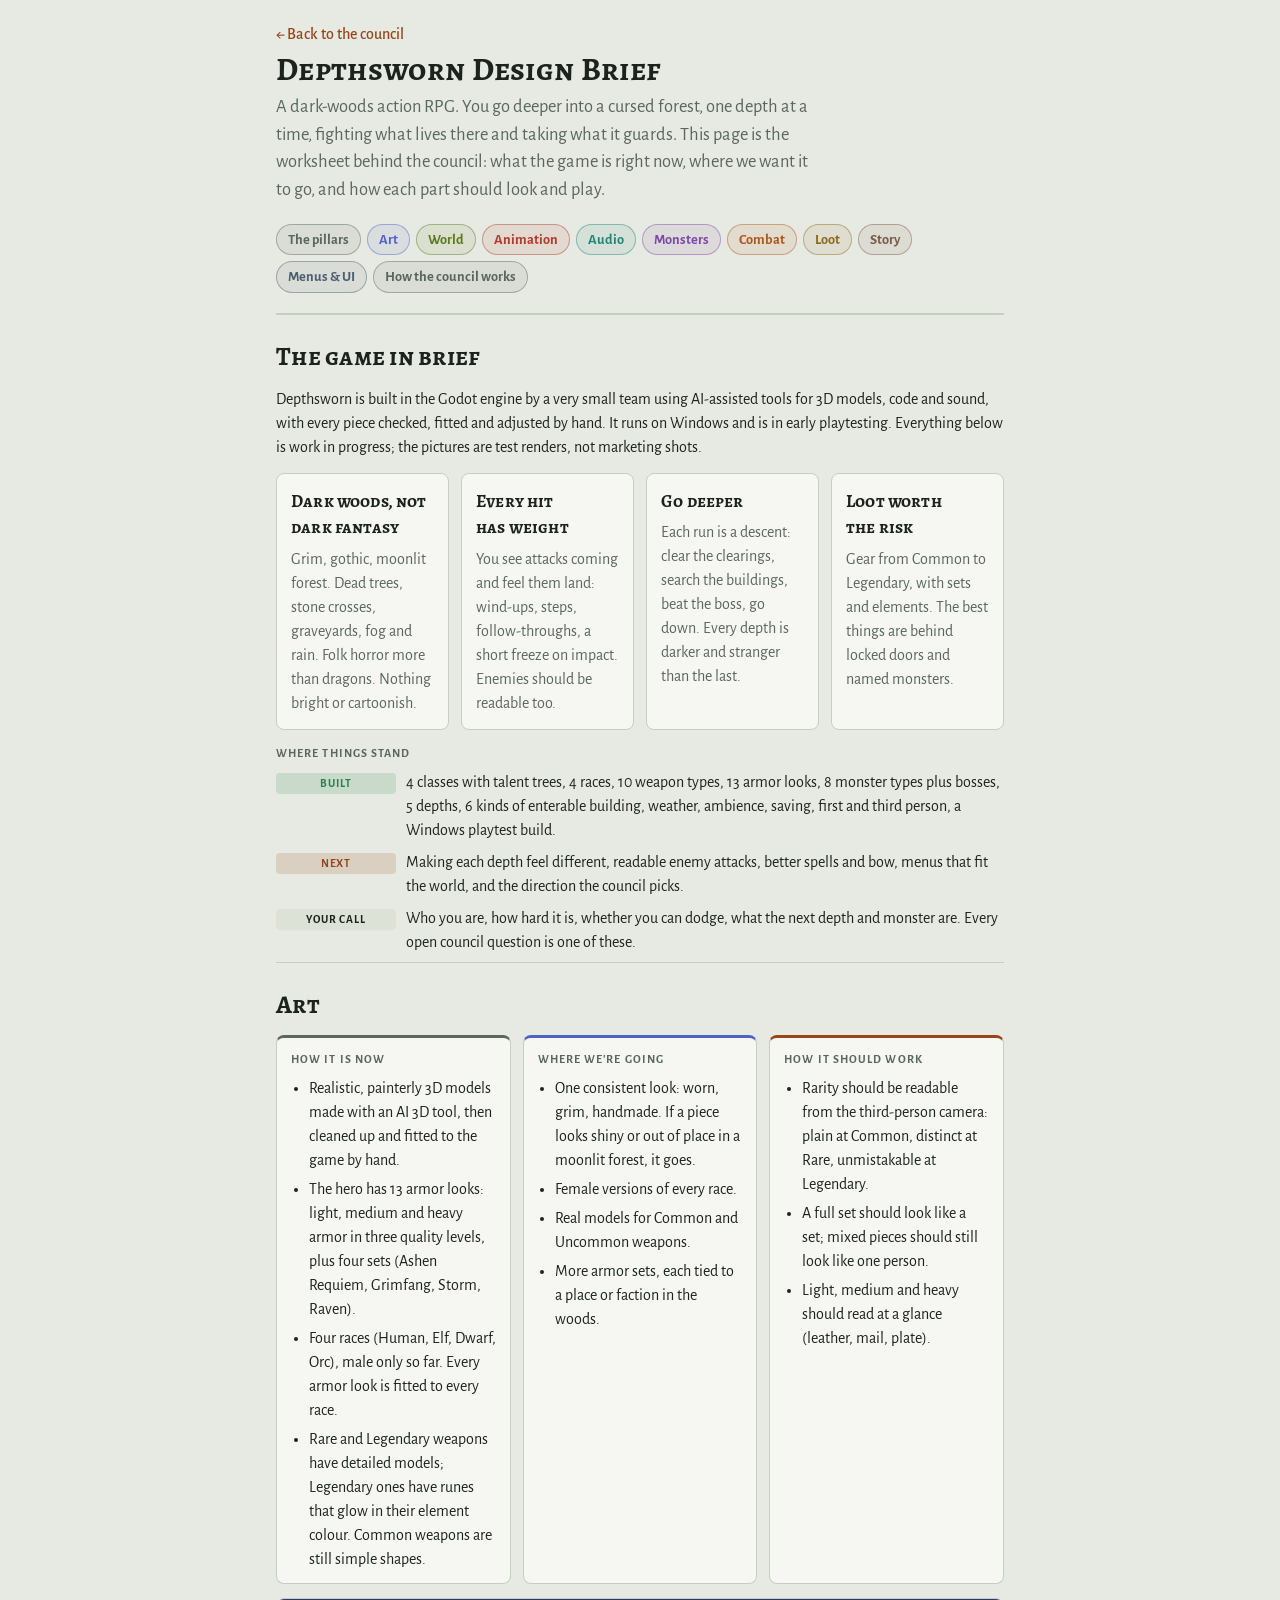
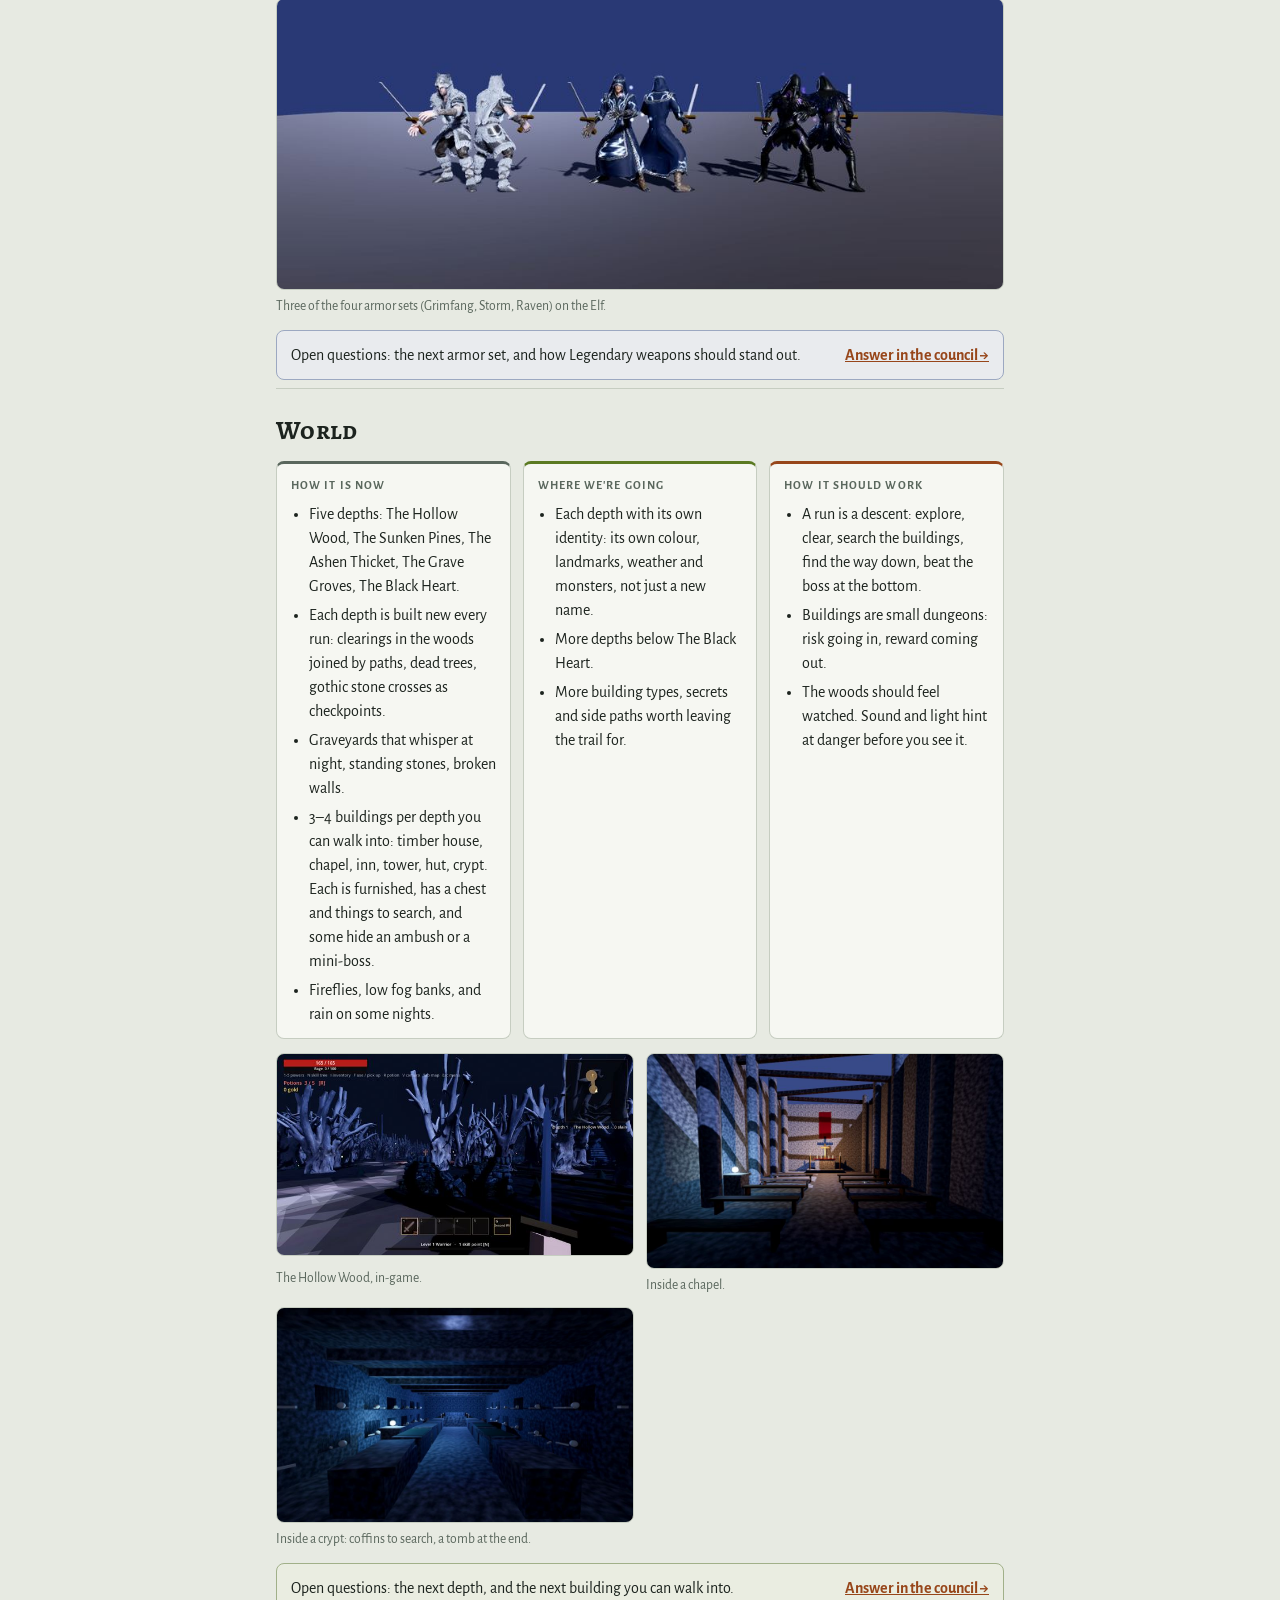
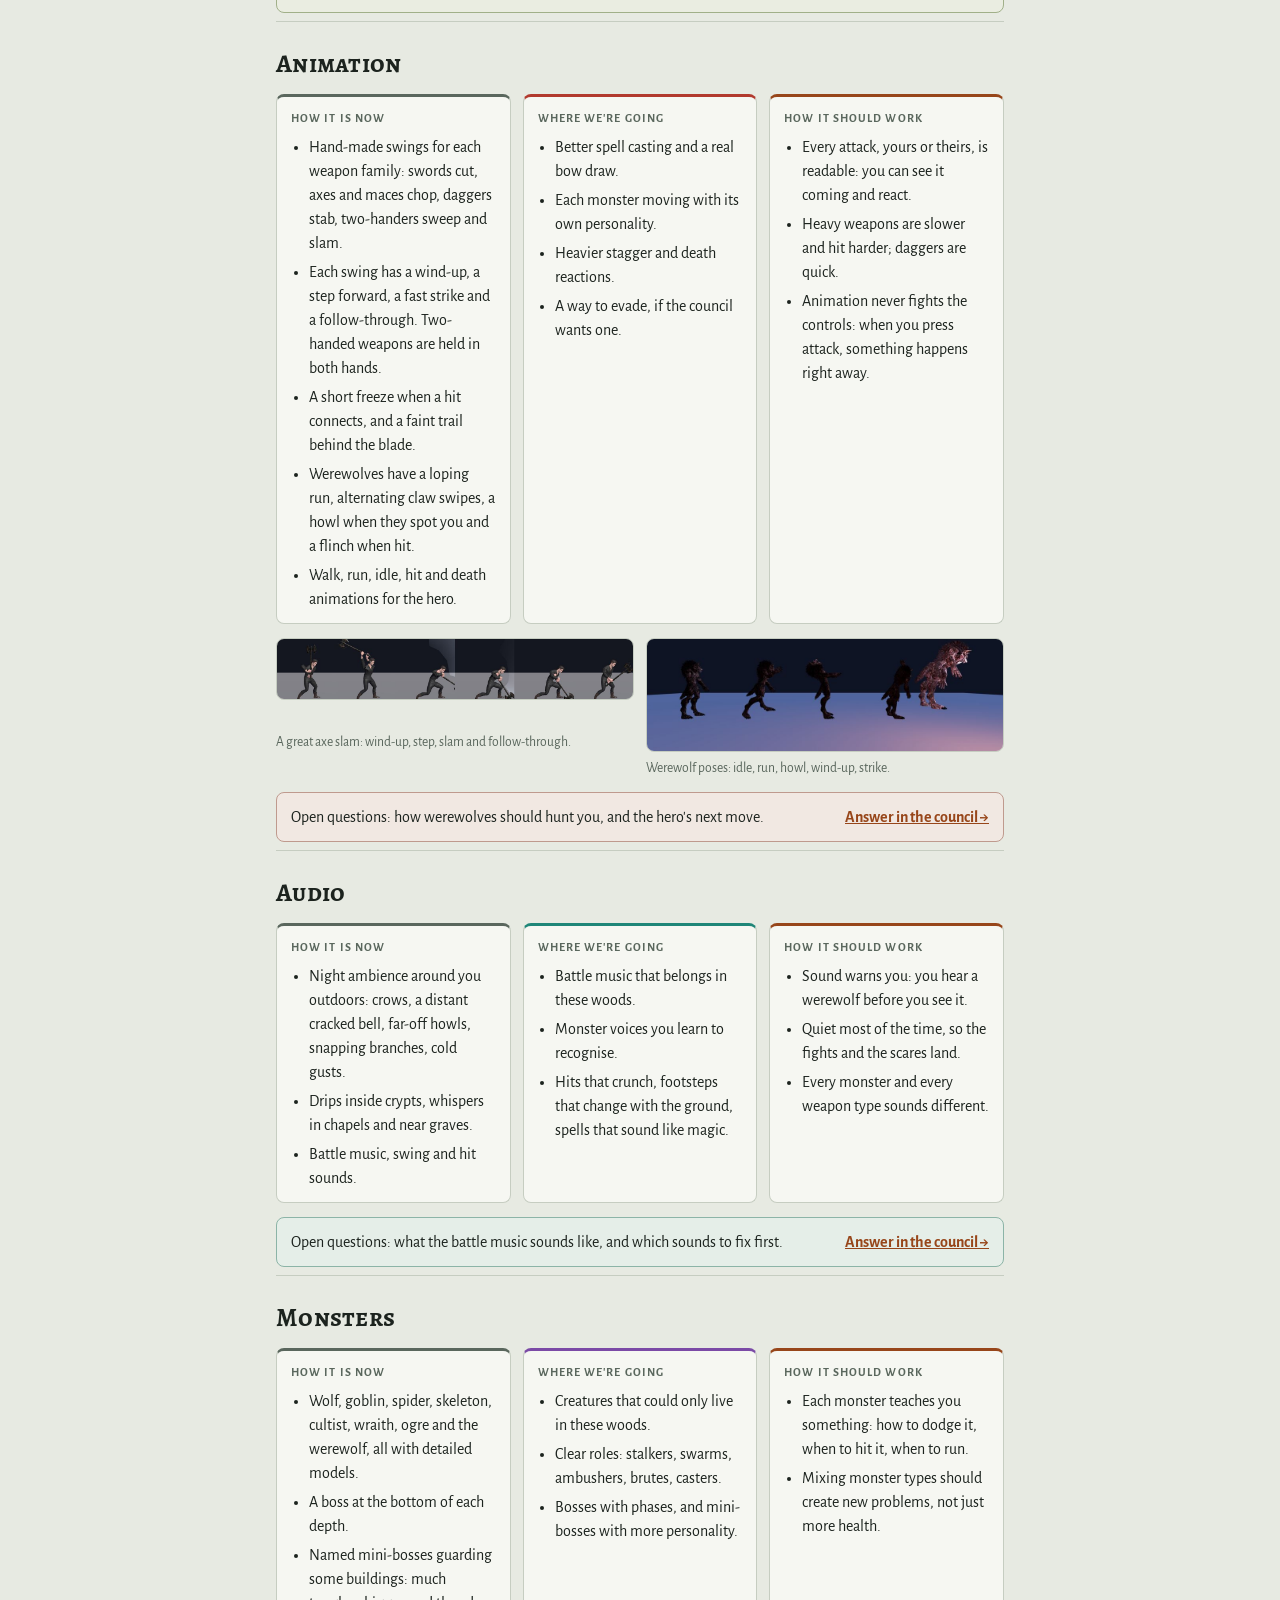
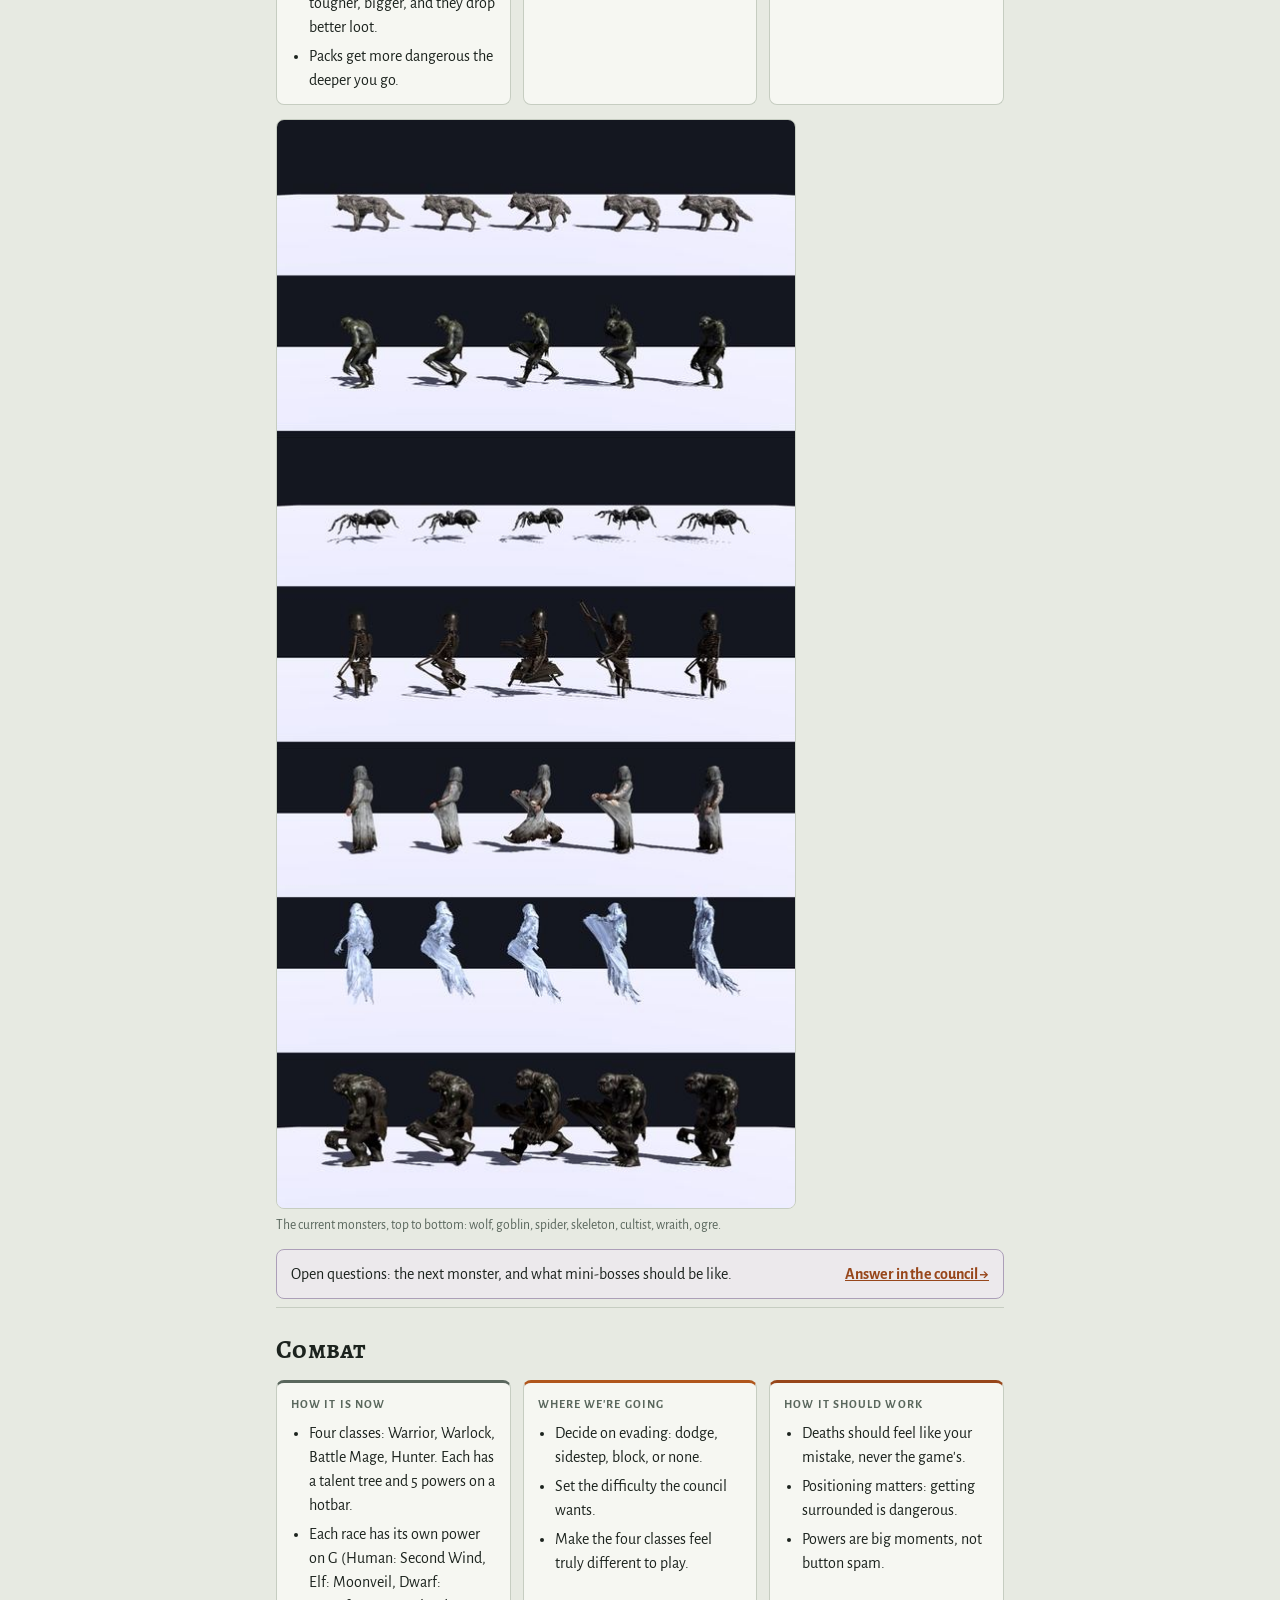
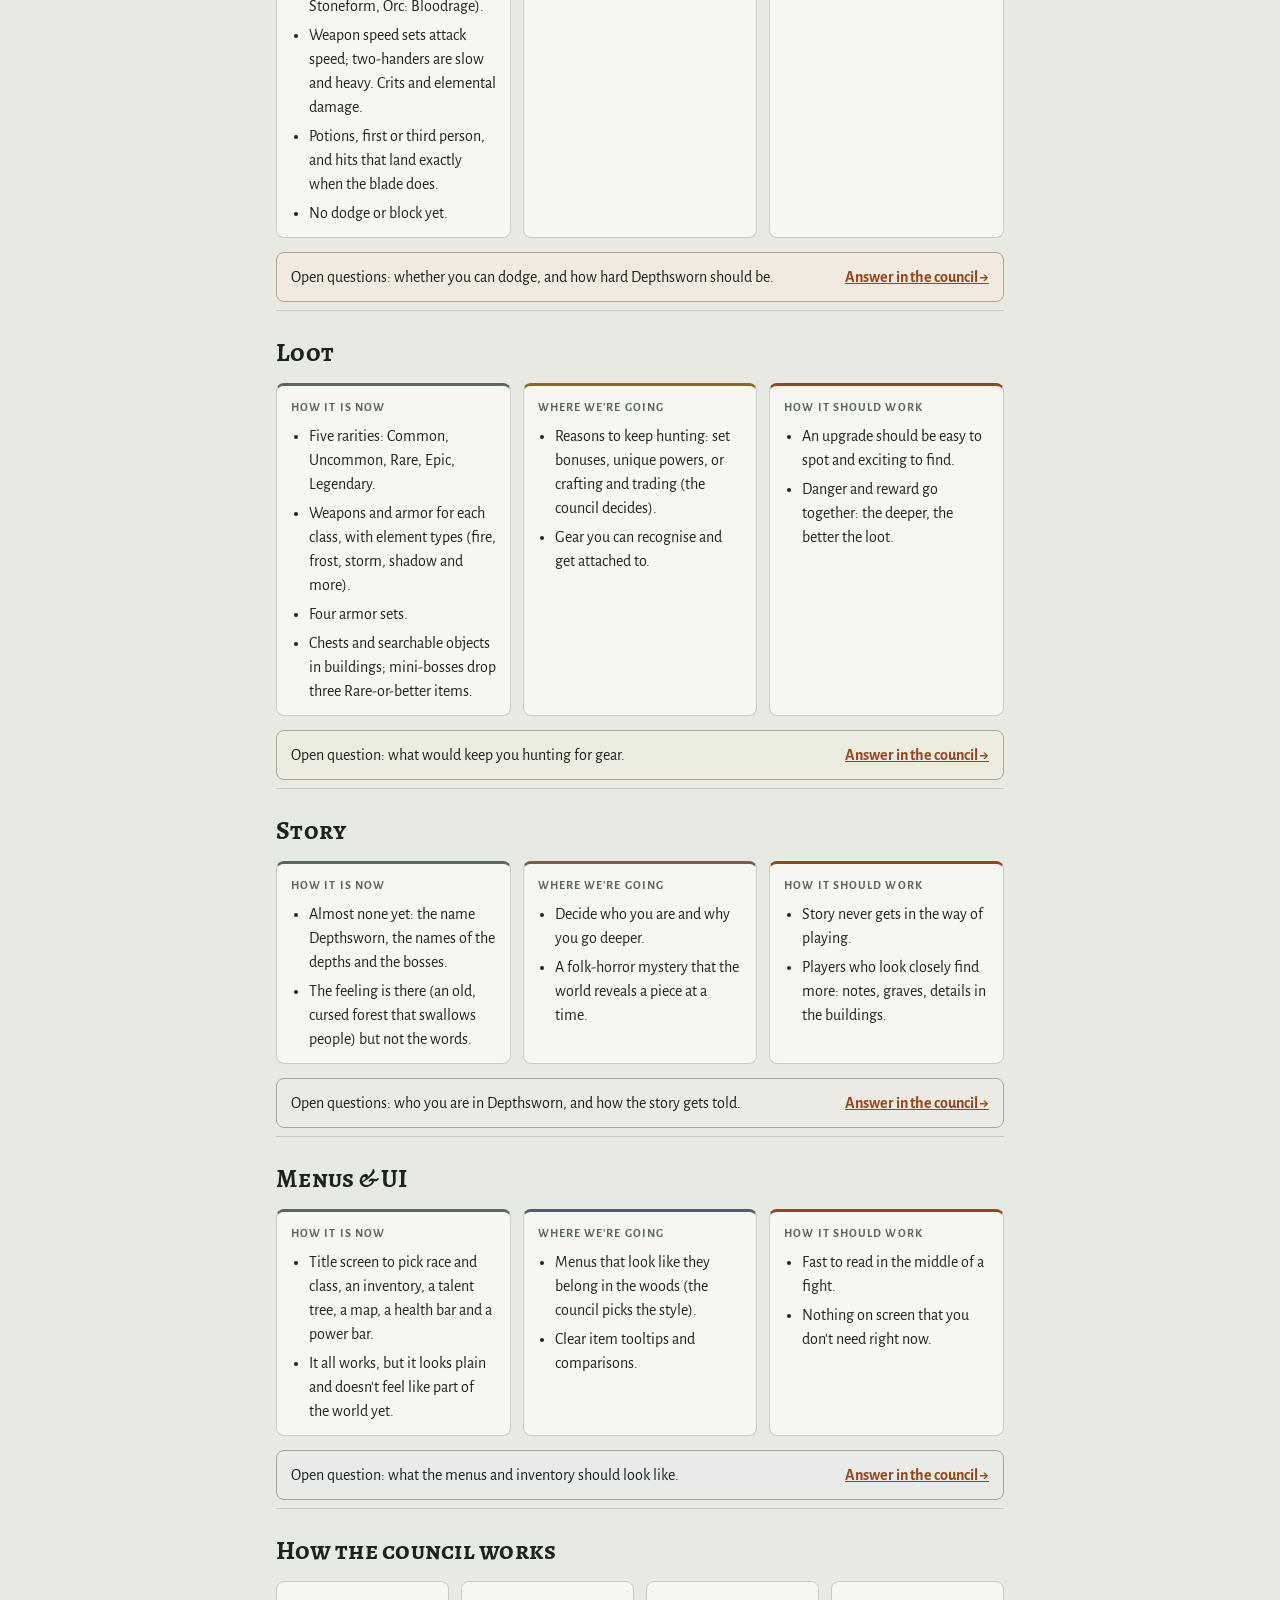
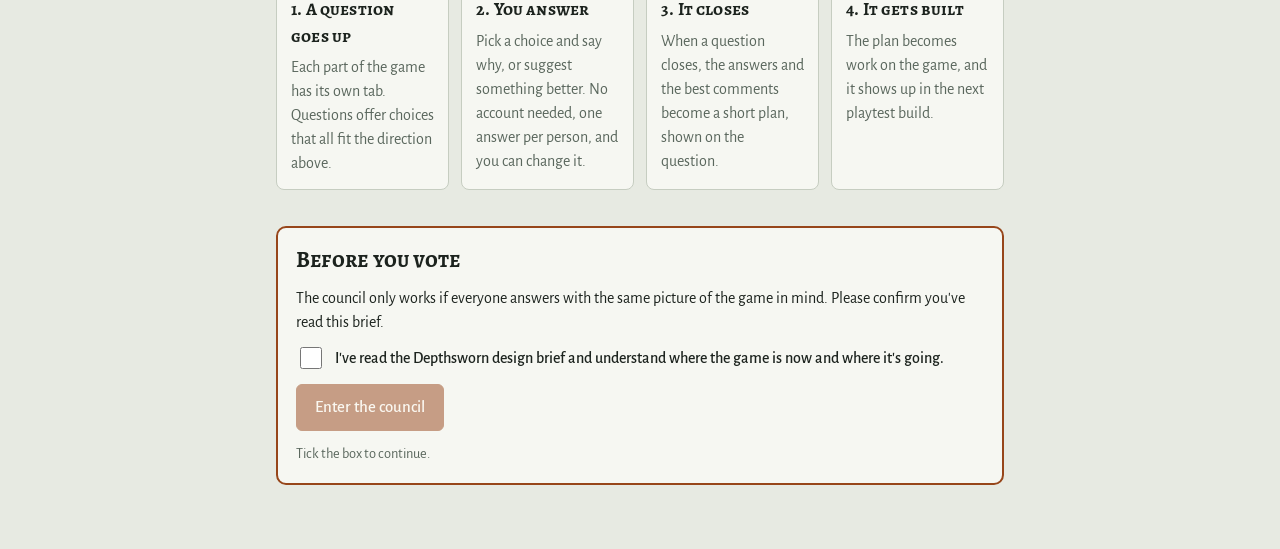
<file: brief.html>
<!doctype html>
<html lang="en">
<head>
<meta charset="utf-8">
<meta name="viewport" content="width=device-width,initial-scale=1,viewport-fit=cover">
<title>Depthsworn Design Brief</title>
<meta name="description" content="What Depthsworn is today, where it's going, and how each part of the game should look and play.">
<link rel="preconnect" href="https://fonts.googleapis.com">
<link rel="stylesheet" href="https://fonts.googleapis.com/css2?family=Alegreya+SC:wght@500;700&family=Alegreya+Sans:ital,wght@0,400;0,500;0,700;1,400&family=IBM+Plex+Mono:wght@500&display=swap">
<link rel="stylesheet" href="style.css">
<script>if (/[?&]embed=1/.test(location.search)) document.documentElement.classList.add("embed");</script>
<style>
:root { padding-top: env(safe-area-inset-top, 0px); padding-bottom: env(safe-area-inset-bottom, 0px) }
body { margin: 0 }
img { max-width: 100% }
.lede { font-size: 1.15rem; max-width: 60ch }
.toc { display: flex; flex-wrap: wrap; gap: 6px; margin: 14px 0 6px }
.toc a { --dc: var(--muted); text-decoration: none; color: var(--dc); border: 1px solid color-mix(in srgb, var(--dc) 45%, transparent); background: color-mix(in srgb, var(--dc) 9%, transparent); padding: 4px 11px; border-radius: 999px; font-weight: 700; font-size: .9rem }
section.part { padding: 26px 0 8px; border-top: 1px solid var(--line); display: grid; gap: 14px; scroll-margin-top: 12px }
section.part > h2 { font-size: 1.6rem }
.pillars { display: grid; grid-template-columns: repeat(4, minmax(0, 1fr)); gap: 12px }
@media (max-width: 900px) { .pillars { grid-template-columns: repeat(2, minmax(0, 1fr)) } }
@media (max-width: 440px) { .pillars { grid-template-columns: 1fr } }
.pillar { background: var(--panel); border: 1px solid var(--line); border-radius: 8px; padding: 14px; display: grid; gap: 6px; align-content: start }
.pillar h3 { font-size: 1.1rem }
.ws { display: grid; grid-template-columns: repeat(3, minmax(0, 1fr)); gap: 12px }
@media (max-width: 760px) { .ws { grid-template-columns: 1fr } }
.col { background: var(--panel); border: 1px solid var(--line); border-top: 3px solid var(--cc); border-radius: 8px; padding: 12px 14px; display: grid; gap: 8px; align-content: start; min-width: 0 }
.col.now { --cc: var(--muted) } .col.go { --cc: var(--dc) } .col.op { --cc: var(--accent) }
.col ul { margin: 0; padding-left: 1.1em; display: grid; gap: 5px }
.col li { overflow-wrap: anywhere }
figure { margin: 0; display: grid; gap: 6px }
figure img { border-radius: 8px; border: 1px solid var(--line); width: 100%; background: var(--sunk) }
figcaption { font-size: .85rem; color: var(--muted) }
.figs { display: grid; grid-template-columns: repeat(auto-fit, minmax(260px, 1fr)); gap: 12px }
.status { display: grid; gap: 8px }
.srow { display: grid; grid-template-columns: 7.5em minmax(0, 1fr); gap: 10px; align-items: baseline }
.tag { font-size: .72rem; font-weight: 700; letter-spacing: .07em; text-transform: uppercase; padding: 2px 8px; border-radius: 4px; text-align: center }
.t-built { background: color-mix(in srgb, var(--ok) 16%, transparent); color: var(--ok) }
.t-next { background: color-mix(in srgb, var(--accent) 16%, transparent); color: var(--accent) }
.t-vote { background: var(--sunk); color: var(--ink) }
.askbox { background: color-mix(in srgb, var(--dc) 8%, var(--panel)); border: 1px solid color-mix(in srgb, var(--dc) 35%, var(--line)); border-radius: 8px; padding: 12px 14px; display: flex; gap: 10px 16px; flex-wrap: wrap; align-items: center; justify-content: space-between }
.askbox a { font-weight: 700 }
.back { text-decoration: none; font-weight: 500 }
html.embed .back, html.embed .askbox a, html.embed .gocouncil { display: none }
.ack { margin-top: 28px; background: var(--panel); border: 2px solid var(--accent); border-radius: 10px; padding: 18px; display: grid; gap: 12px; scroll-margin-bottom: 20px }
.ack h2 { font-size: 1.4rem }
.ack label { display: flex; gap: 10px; align-items: flex-start; font-weight: 500; cursor: pointer }
.ack input[type=checkbox] { width: 22px; height: 22px; margin-top: 1px; accent-color: var(--accent); flex: none }
.ack .btn { justify-self: start; font-size: 1.05rem; padding: 10px 18px }
.ack .hint { font-size: .9rem; color: var(--muted) }
.ack.done { border-color: var(--ok) }
</style>
</head>
<body>
<div class="wrap">
  <header class="top">
    <a class="back" href="./">← Back to the council</a>
    <h1>Depthsworn Design Brief</h1>
    <p class="lede">A dark-woods action RPG. You go deeper into a cursed forest, one depth at a time, fighting what lives there and taking what it guards. This page is the worksheet behind the council: what the game is right now, where we want it to go, and how each part should look and play.</p>
    <nav class="toc" aria-label="Sections">
      <a href="#pillars">The pillars</a>
      <a href="#art" style="--dc:var(--d-art)">Art</a>
      <a href="#world" style="--dc:var(--d-world)">World</a>
      <a href="#animation" style="--dc:var(--d-animation)">Animation</a>
      <a href="#audio" style="--dc:var(--d-audio)">Audio</a>
      <a href="#monsters" style="--dc:var(--d-monsters)">Monsters</a>
      <a href="#combat" style="--dc:var(--d-combat)">Combat</a>
      <a href="#loot" style="--dc:var(--d-loot)">Loot</a>
      <a href="#story" style="--dc:var(--d-story)">Story</a>
      <a href="#ui" style="--dc:var(--d-ui)">Menus &amp; UI</a>
      <a href="#how">How the council works</a>
    </nav>
  </header>

  <section class="part" id="pillars">
    <h2>The game in brief</h2>
    <p>Depthsworn is built in the Godot engine by a very small team using AI-assisted tools for 3D models, code and sound, with every piece checked, fitted and adjusted by hand. It runs on Windows and is in early playtesting. Everything below is work in progress; the pictures are test renders, not marketing shots.</p>
    <div class="pillars">
      <div class="pillar"><h3>Dark woods, not dark fantasy</h3><p class="muted">Grim, gothic, moonlit forest. Dead trees, stone crosses, graveyards, fog and rain. Folk horror more than dragons. Nothing bright or cartoonish.</p></div>
      <div class="pillar"><h3>Every hit has weight</h3><p class="muted">You see attacks coming and feel them land: wind-ups, steps, follow-throughs, a short freeze on impact. Enemies should be readable too.</p></div>
      <div class="pillar"><h3>Go deeper</h3><p class="muted">Each run is a descent: clear the clearings, search the buildings, beat the boss, go down. Every depth is darker and stranger than the last.</p></div>
      <div class="pillar"><h3>Loot worth the risk</h3><p class="muted">Gear from Common to Legendary, with sets and elements. The best things are behind locked doors and named monsters.</p></div>
    </div>
    <div class="status">
      <p class="label">Where things stand</p>
      <div class="srow"><span class="tag t-built">Built</span><span>4 classes with talent trees, 4 races, 10 weapon types, 13 armor looks, 8 monster types plus bosses, 5 depths, 6 kinds of enterable building, weather, ambience, saving, first and third person, a Windows playtest build.</span></div>
      <div class="srow"><span class="tag t-next">Next</span><span>Making each depth feel different, readable enemy attacks, better spells and bow, menus that fit the world, and the direction the council picks.</span></div>
      <div class="srow"><span class="tag t-vote">Your call</span><span>Who you are, how hard it is, whether you can dodge, what the next depth and monster are. Every open council question is one of these.</span></div>
    </div>
  </section>

  <section class="part" id="art" style="--dc:var(--d-art)">
    <h2>Art</h2>
    <div class="ws">
      <div class="col now"><span class="label">How it is now</span><ul>
        <li>Realistic, painterly 3D models made with an AI 3D tool, then cleaned up and fitted to the game by hand.</li>
        <li>The hero has 13 armor looks: light, medium and heavy armor in three quality levels, plus four sets (Ashen Requiem, Grimfang, Storm, Raven).</li>
        <li>Four races (Human, Elf, Dwarf, Orc), male only so far. Every armor look is fitted to every race.</li>
        <li>Rare and Legendary weapons have detailed models; Legendary ones have runes that glow in their element colour. Common weapons are still simple shapes.</li></ul></div>
      <div class="col go"><span class="label">Where we're going</span><ul>
        <li>One consistent look: worn, grim, handmade. If a piece looks shiny or out of place in a moonlit forest, it goes.</li>
        <li>Female versions of every race.</li>
        <li>Real models for Common and Uncommon weapons.</li>
        <li>More armor sets, each tied to a place or faction in the woods.</li></ul></div>
      <div class="col op"><span class="label">How it should work</span><ul>
        <li>Rarity should be readable from the third-person camera: plain at Common, distinct at Rare, unmistakable at Legendary.</li>
        <li>A full set should look like a set; mixed pieces should still look like one person.</li>
        <li>Light, medium and heavy should read at a glance (leather, mail, plate).</li></ul></div>
    </div>
    <figure><img src="img/armor.jpg" alt="Three armored heroes wearing the Grimfang, Storm and Raven sets" loading="lazy"><figcaption>Three of the four armor sets (Grimfang, Storm, Raven) on the Elf.</figcaption></figure>
    <div class="askbox"><span>Open questions: the next armor set, and how Legendary weapons should stand out.</span><a href="./#art">Answer in the council →</a></div>
  </section>

  <section class="part" id="world" style="--dc:var(--d-world)">
    <h2>World</h2>
    <div class="ws">
      <div class="col now"><span class="label">How it is now</span><ul>
        <li>Five depths: The Hollow Wood, The Sunken Pines, The Ashen Thicket, The Grave Groves, The Black Heart.</li>
        <li>Each depth is built new every run: clearings in the woods joined by paths, dead trees, gothic stone crosses as checkpoints.</li>
        <li>Graveyards that whisper at night, standing stones, broken walls.</li>
        <li>3–4 buildings per depth you can walk into: timber house, chapel, inn, tower, hut, crypt. Each is furnished, has a chest and things to search, and some hide an ambush or a mini-boss.</li>
        <li>Fireflies, low fog banks, and rain on some nights.</li></ul></div>
      <div class="col go"><span class="label">Where we're going</span><ul>
        <li>Each depth with its own identity: its own colour, landmarks, weather and monsters, not just a new name.</li>
        <li>More depths below The Black Heart.</li>
        <li>More building types, secrets and side paths worth leaving the trail for.</li></ul></div>
      <div class="col op"><span class="label">How it should work</span><ul>
        <li>A run is a descent: explore, clear, search the buildings, find the way down, beat the boss at the bottom.</li>
        <li>Buildings are small dungeons: risk going in, reward coming out.</li>
        <li>The woods should feel watched. Sound and light hint at danger before you see it.</li></ul></div>
    </div>
    <div class="figs">
      <figure><img src="img/world.jpg" alt="Dead trees under moonlight in the first depth" loading="lazy"><figcaption>The Hollow Wood, in-game.</figcaption></figure>
      <figure><img src="img/chapel.jpg" alt="Inside a chapel with pews, an altar and moonlight" loading="lazy"><figcaption>Inside a chapel.</figcaption></figure>
      <figure><img src="img/crypt.jpg" alt="Inside a crypt with coffins and bone niches" loading="lazy"><figcaption>Inside a crypt: coffins to search, a tomb at the end.</figcaption></figure>
    </div>
    <div class="askbox"><span>Open questions: the next depth, and the next building you can walk into.</span><a href="./#world">Answer in the council →</a></div>
  </section>

  <section class="part" id="animation" style="--dc:var(--d-animation)">
    <h2>Animation</h2>
    <div class="ws">
      <div class="col now"><span class="label">How it is now</span><ul>
        <li>Hand-made swings for each weapon family: swords cut, axes and maces chop, daggers stab, two-handers sweep and slam.</li>
        <li>Each swing has a wind-up, a step forward, a fast strike and a follow-through. Two-handed weapons are held in both hands.</li>
        <li>A short freeze when a hit connects, and a faint trail behind the blade.</li>
        <li>Werewolves have a loping run, alternating claw swipes, a howl when they spot you and a flinch when hit.</li>
        <li>Walk, run, idle, hit and death animations for the hero.</li></ul></div>
      <div class="col go"><span class="label">Where we're going</span><ul>
        <li>Better spell casting and a real bow draw.</li>
        <li>Each monster moving with its own personality.</li>
        <li>Heavier stagger and death reactions.</li>
        <li>A way to evade, if the council wants one.</li></ul></div>
      <div class="col op"><span class="label">How it should work</span><ul>
        <li>Every attack, yours or theirs, is readable: you can see it coming and react.</li>
        <li>Heavy weapons are slower and hit harder; daggers are quick.</li>
        <li>Animation never fights the controls: when you press attack, something happens right away.</li></ul></div>
    </div>
    <div class="figs">
      <figure><img src="img/swing.jpg" alt="Six frames of a great axe overhead slam" loading="lazy"><figcaption>A great axe slam: wind-up, step, slam and follow-through.</figcaption></figure>
      <figure><img src="img/werewolf.jpg" alt="Werewolves idle, walking, howling, winding up and striking" loading="lazy"><figcaption>Werewolf poses: idle, run, howl, wind-up, strike.</figcaption></figure>
    </div>
    <div class="askbox"><span>Open questions: how werewolves should hunt you, and the hero's next move.</span><a href="./#animation">Answer in the council →</a></div>
  </section>

  <section class="part" id="audio" style="--dc:var(--d-audio)">
    <h2>Audio</h2>
    <div class="ws">
      <div class="col now"><span class="label">How it is now</span><ul>
        <li>Night ambience around you outdoors: crows, a distant cracked bell, far-off howls, snapping branches, cold gusts.</li>
        <li>Drips inside crypts, whispers in chapels and near graves.</li>
        <li>Battle music, swing and hit sounds.</li></ul></div>
      <div class="col go"><span class="label">Where we're going</span><ul>
        <li>Battle music that belongs in these woods.</li>
        <li>Monster voices you learn to recognise.</li>
        <li>Hits that crunch, footsteps that change with the ground, spells that sound like magic.</li></ul></div>
      <div class="col op"><span class="label">How it should work</span><ul>
        <li>Sound warns you: you hear a werewolf before you see it.</li>
        <li>Quiet most of the time, so the fights and the scares land.</li>
        <li>Every monster and every weapon type sounds different.</li></ul></div>
    </div>
    <div class="askbox"><span>Open questions: what the battle music sounds like, and which sounds to fix first.</span><a href="./#audio">Answer in the council →</a></div>
  </section>

  <section class="part" id="monsters" style="--dc:var(--d-monsters)">
    <h2>Monsters</h2>
    <div class="ws">
      <div class="col now"><span class="label">How it is now</span><ul>
        <li>Wolf, goblin, spider, skeleton, cultist, wraith, ogre and the werewolf, all with detailed models.</li>
        <li>A boss at the bottom of each depth.</li>
        <li>Named mini-bosses guarding some buildings: much tougher, bigger, and they drop better loot.</li>
        <li>Packs get more dangerous the deeper you go.</li></ul></div>
      <div class="col go"><span class="label">Where we're going</span><ul>
        <li>Creatures that could only live in these woods.</li>
        <li>Clear roles: stalkers, swarms, ambushers, brutes, casters.</li>
        <li>Bosses with phases, and mini-bosses with more personality.</li></ul></div>
      <div class="col op"><span class="label">How it should work</span><ul>
        <li>Each monster teaches you something: how to dodge it, when to hit it, when to run.</li>
        <li>Mixing monster types should create new problems, not just more health.</li></ul></div>
    </div>
    <figure style="max-width:520px"><img src="img/monsters.jpg" alt="Rows of monsters: wolves, goblins, spiders, skeletons, cultists, wraiths, ogres" loading="lazy"><figcaption>The current monsters, top to bottom: wolf, goblin, spider, skeleton, cultist, wraith, ogre.</figcaption></figure>
    <div class="askbox"><span>Open questions: the next monster, and what mini-bosses should be like.</span><a href="./#monsters">Answer in the council →</a></div>
  </section>

  <section class="part" id="combat" style="--dc:var(--d-combat)">
    <h2>Combat</h2>
    <div class="ws">
      <div class="col now"><span class="label">How it is now</span><ul>
        <li>Four classes: Warrior, Warlock, Battle Mage, Hunter. Each has a talent tree and 5 powers on a hotbar.</li>
        <li>Each race has its own power on G (Human: Second Wind, Elf: Moonveil, Dwarf: Stoneform, Orc: Bloodrage).</li>
        <li>Weapon speed sets attack speed; two-handers are slow and heavy. Crits and elemental damage.</li>
        <li>Potions, first or third person, and hits that land exactly when the blade does.</li>
        <li>No dodge or block yet.</li></ul></div>
      <div class="col go"><span class="label">Where we're going</span><ul>
        <li>Decide on evading: dodge, sidestep, block, or none.</li>
        <li>Set the difficulty the council wants.</li>
        <li>Make the four classes feel truly different to play.</li></ul></div>
      <div class="col op"><span class="label">How it should work</span><ul>
        <li>Deaths should feel like your mistake, never the game's.</li>
        <li>Positioning matters: getting surrounded is dangerous.</li>
        <li>Powers are big moments, not button spam.</li></ul></div>
    </div>
    <div class="askbox"><span>Open questions: whether you can dodge, and how hard Depthsworn should be.</span><a href="./#combat">Answer in the council →</a></div>
  </section>

  <section class="part" id="loot" style="--dc:var(--d-loot)">
    <h2>Loot</h2>
    <div class="ws">
      <div class="col now"><span class="label">How it is now</span><ul>
        <li>Five rarities: Common, Uncommon, Rare, Epic, Legendary.</li>
        <li>Weapons and armor for each class, with element types (fire, frost, storm, shadow and more).</li>
        <li>Four armor sets.</li>
        <li>Chests and searchable objects in buildings; mini-bosses drop three Rare-or-better items.</li></ul></div>
      <div class="col go"><span class="label">Where we're going</span><ul>
        <li>Reasons to keep hunting: set bonuses, unique powers, or crafting and trading (the council decides).</li>
        <li>Gear you can recognise and get attached to.</li></ul></div>
      <div class="col op"><span class="label">How it should work</span><ul>
        <li>An upgrade should be easy to spot and exciting to find.</li>
        <li>Danger and reward go together: the deeper, the better the loot.</li></ul></div>
    </div>
    <div class="askbox"><span>Open question: what would keep you hunting for gear.</span><a href="./#loot">Answer in the council →</a></div>
  </section>

  <section class="part" id="story" style="--dc:var(--d-story)">
    <h2>Story</h2>
    <div class="ws">
      <div class="col now"><span class="label">How it is now</span><ul>
        <li>Almost none yet: the name Depthsworn, the names of the depths and the bosses.</li>
        <li>The feeling is there (an old, cursed forest that swallows people) but not the words.</li></ul></div>
      <div class="col go"><span class="label">Where we're going</span><ul>
        <li>Decide who you are and why you go deeper.</li>
        <li>A folk-horror mystery that the world reveals a piece at a time.</li></ul></div>
      <div class="col op"><span class="label">How it should work</span><ul>
        <li>Story never gets in the way of playing.</li>
        <li>Players who look closely find more: notes, graves, details in the buildings.</li></ul></div>
    </div>
    <div class="askbox"><span>Open questions: who you are in Depthsworn, and how the story gets told.</span><a href="./#story">Answer in the council →</a></div>
  </section>

  <section class="part" id="ui" style="--dc:var(--d-ui)">
    <h2>Menus &amp; UI</h2>
    <div class="ws">
      <div class="col now"><span class="label">How it is now</span><ul>
        <li>Title screen to pick race and class, an inventory, a talent tree, a map, a health bar and a power bar.</li>
        <li>It all works, but it looks plain and doesn't feel like part of the world yet.</li></ul></div>
      <div class="col go"><span class="label">Where we're going</span><ul>
        <li>Menus that look like they belong in the woods (the council picks the style).</li>
        <li>Clear item tooltips and comparisons.</li></ul></div>
      <div class="col op"><span class="label">How it should work</span><ul>
        <li>Fast to read in the middle of a fight.</li>
        <li>Nothing on screen that you don't need right now.</li></ul></div>
    </div>
    <div class="askbox"><span>Open question: what the menus and inventory should look like.</span><a href="./#ui">Answer in the council →</a></div>
  </section>

  <section class="part" id="how">
    <h2>How the council works</h2>
    <div class="pillars">
      <div class="pillar"><h3>1. A question goes up</h3><p class="muted">Each part of the game has its own tab. Questions offer choices that all fit the direction above.</p></div>
      <div class="pillar"><h3>2. You answer</h3><p class="muted">Pick a choice and say why, or suggest something better. No account needed, one answer per person, and you can change it.</p></div>
      <div class="pillar"><h3>3. It closes</h3><p class="muted">When a question closes, the answers and the best comments become a short plan, shown on the question.</p></div>
      <div class="pillar"><h3>4. It gets built</h3><p class="muted">The plan becomes work on the game, and it shows up in the next playtest build.</p></div>
    </div>
  </section>

  <section class="ack" id="ack" aria-labelledby="ackTitle">
    <h2 id="ackTitle">Before you vote</h2>
    <p>The council only works if everyone answers with the same picture of the game in mind. Please confirm you've read this brief.</p>
    <label for="ackBox"><input type="checkbox" id="ackBox"> <span>I've read the Depthsworn design brief and understand where the game is now and where it's going.</span></label>
    <button class="btn primary" id="ackBtn" type="button" disabled>Enter the council</button>
    <p class="hint" id="ackHint">Tick the box to continue.</p>
  </section>
</div>
<script>
(function () {
  const KEY = "council-brief-v1";
  const box = document.getElementById("ackBox"), btn = document.getElementById("ackBtn"), hint = document.getElementById("ackHint");
  let seen = false;
  try { if (localStorage.getItem(KEY) === "1") { box.checked = true; document.getElementById("ack").classList.add("done"); } } catch (e) {}
  const update = () => { btn.disabled = !box.checked; hint.textContent = box.checked ? "Thanks. You're ready to vote." : "Tick the box to continue."; };
  box.addEventListener("change", update); update();
  btn.addEventListener("click", () => {
    try { localStorage.setItem(KEY, "1"); } catch (e) {}
    if (window.parent !== window) window.parent.postMessage({ type: "brief-ack" }, location.origin);
    else location.href = "./";
  });
})();
</script>
</body>
</html>
</file>
<file: style.css>
:root { padding-top: env(safe-area-inset-top, 0px); padding-bottom: env(safe-area-inset-bottom, 0px) }
body { margin: 0 }
[hidden] { display: none !important }
img { max-width: 100% }

/* Layout: one narrow column; a tab per part of the game; each question is a card you answer in place. */
:root {
  --bg: #e7eae2; --panel: #f6f7f2; --sunk: #dde2d7; --ink: #1c231e; --muted: #5a675d; --line: #c6cdc1;
  --accent: #97461a; --accent-ink: #fff8f0; --ok: #2f7d4a;
  --d-art: #4f63c2; --d-world: #5b7a22; --d-animation: #b23a2e; --d-audio: #1f8678; --d-monsters: #7b4aa6; --d-combat: #b0561c; --d-loot: #8a6a1f; --d-story: #7a5a48; --d-ui: #4d5f6e;
  --display: "Alegreya SC", "Palatino Linotype", Georgia, serif;
  --body: "Alegreya Sans", "Segoe UI", system-ui, sans-serif;
  --mono: "IBM Plex Mono", ui-monospace, Menlo, monospace;
}
@media (prefers-color-scheme: dark) { :root:not([data-theme="light"]) {
  --bg: #111612; --panel: #19201b; --sunk: #0d110e; --ink: #e5e3d7; --muted: #95a094; --line: #2b352d;
  --accent: #e3893a; --accent-ink: #1b1209; --ok: #5cc27e;
  --d-art: #8c9cff; --d-world: #a2cb5a; --d-animation: #f07263; --d-audio: #4fc8b6; --d-monsters: #b98ce6; --d-combat: #ee9a55; --d-loot: #d9b55c; --d-story: #c9a48d; --d-ui: #9fb3c4;
  color-scheme: dark } }
:root[data-theme="dark"] {
  --bg: #111612; --panel: #19201b; --sunk: #0d110e; --ink: #e5e3d7; --muted: #95a094; --line: #2b352d;
  --accent: #e3893a; --accent-ink: #1b1209; --ok: #5cc27e;
  --d-art: #8c9cff; --d-world: #a2cb5a; --d-animation: #f07263; --d-audio: #4fc8b6; --d-monsters: #b98ce6; --d-combat: #ee9a55; --d-loot: #d9b55c; --d-story: #c9a48d; --d-ui: #9fb3c4;
  color-scheme: dark }
* { box-sizing: border-box }
body { background: var(--bg); color: var(--ink); font: 16px/1.5 var(--body); }
.wrap { max-width: 760px; margin: 0 auto; padding-left: max(16px, env(safe-area-inset-left, 0px)); padding-right: max(16px, env(safe-area-inset-right, 0px)); padding-block: 22px 64px; }
h1, h2, h3 { font-family: var(--display); font-weight: 700; text-wrap: balance; margin: 0; letter-spacing: .01em }
h1 { font-size: 2rem; line-height: 1.1 }
h2 { font-size: 1.35rem; line-height: 1.25 }
p { margin: 0 }
button, input, textarea, select { font: inherit; color: inherit }
button { cursor: pointer }
:focus-visible { outline: 2px solid var(--accent); outline-offset: 2px }
.muted { color: var(--muted) }
.small { font-size: .875rem }
.label { font-size: .75rem; text-transform: uppercase; letter-spacing: .09em; color: var(--muted); font-weight: 700 }
.mono { font-family: var(--mono); font-variant-numeric: tabular-nums }

header.top { display: grid; gap: 6px; padding-bottom: 14px; border-bottom: 1px solid var(--line) }
header.top p { color: var(--muted); max-width: 54ch }

nav.tabs { display: flex; gap: 6px; margin: 16px 0 18px; flex-wrap: wrap; align-items: center }
nav.tabs a { --dc: var(--muted); text-decoration: none; color: var(--muted); padding: 6px 12px; font-size: .95rem; border-radius: 999px; font-weight: 700; border: 1px solid var(--line); display: inline-flex; gap: 7px; align-items: center }
nav.tabs a::before { content: ""; width: 8px; height: 8px; border-radius: 50%; background: var(--dc) }
nav.tabs a[aria-current="page"] { color: var(--dc); border-color: var(--dc); background: color-mix(in srgb, var(--dc) 10%, transparent) }
nav.tabs .count { font-family: var(--mono); font-size: .8rem; font-weight: 500 }
nav.tabs .spacer { flex: 1 }

.btn { border: 1px solid var(--line); background: var(--panel); border-radius: 6px; padding: 7px 12px; font-weight: 500 }
.btn:hover { border-color: var(--muted) }
.btn.primary { background: var(--accent); border-color: var(--accent); color: var(--accent-ink) }
.btn.ghost { background: transparent }
.btn.sm { padding: 4px 9px; font-size: .875rem }
.btn:disabled { opacity: .5; cursor: not-allowed }

.list { display: grid; gap: 14px }
.q { background: var(--panel); border: 1px solid var(--line); border-left: 4px solid var(--dc); border-radius: 8px; padding: 16px; display: grid; gap: 12px }
.q .meta { display: flex; gap: 8px 12px; flex-wrap: wrap; align-items: center }
.q > img, .choice img { border-radius: 6px; width: 100%; max-height: 360px; object-fit: cover; background: var(--sunk) }
.pill { font-size: .72rem; font-weight: 700; letter-spacing: .07em; text-transform: uppercase; padding: 2px 8px; border-radius: 4px; background: var(--sunk); color: var(--muted) }
.pill.open { background: color-mix(in srgb, var(--accent) 16%, transparent); color: var(--accent) }
.pill.plan { background: color-mix(in srgb, var(--ok) 16%, transparent); color: var(--ok) }

.choices { display: grid; grid-template-columns: repeat(auto-fit, minmax(170px, 1fr)); gap: 10px }
.choice { text-align: left; background: var(--bg); border: 1px solid var(--line); border-radius: 8px; padding: 10px 12px; display: grid; gap: 8px; align-content: start; min-width: 0 }
.choice:hover:not(:disabled) { border-color: var(--muted) }
.choice.mine { border-color: var(--accent); box-shadow: 0 0 0 1px var(--accent) }
.choice:disabled { cursor: default }
.choice .top { display: flex; justify-content: space-between; gap: 8px; font-weight: 700 }
.choice img { max-height: 160px; aspect-ratio: 4/3 }
.bar { height: 6px; background: var(--sunk); border-radius: 3px; overflow: hidden }
.bar i { display: block; height: 100%; background: var(--accent) }

.answer { display: flex; gap: 8px; align-items: stretch }
.answer textarea { flex: 1; min-width: 0; min-height: 44px; background: var(--bg); border: 1px solid var(--line); border-radius: 6px; padding: 8px 10px; resize: vertical }
details.thoughts summary { cursor: pointer; color: var(--muted); font-size: .9rem }
.thought { padding: 8px 0; border-top: 1px solid var(--line); display: grid; gap: 2px }
.thought:first-of-type { border-top: 0 }
.thought p { white-space: pre-wrap; overflow-wrap: anywhere }
.plan { background: color-mix(in srgb, var(--ok) 8%, var(--bg)); border: 1px solid color-mix(in srgb, var(--ok) 35%, var(--line)); border-radius: 8px; padding: 12px 14px; display: grid; gap: 6px }
.plan p { white-space: pre-wrap }
.owner { display: flex; gap: 6px; flex-wrap: wrap; padding-top: 10px; border-top: 1px dashed var(--line) }

.empty { border: 1px dashed var(--line); border-radius: 8px; padding: 28px 20px; display: grid; gap: 10px; justify-items: start }
form.card { background: var(--panel); border: 1px solid var(--line); border-radius: 8px; padding: 16px; display: grid; gap: 12px }
.field { display: grid; gap: 4px }
.field input[type=text], .field textarea, .field select { background: var(--bg); border: 1px solid var(--line); border-radius: 6px; padding: 8px 10px; width: 100%; min-width: 0 }
.field textarea { min-height: 70px; resize: vertical }
.optrow { display: flex; gap: 8px; align-items: center }
.optrow input[type=text] { flex: 1 }
.status-line { font-size: .9rem; color: var(--muted) }
.toast { position: fixed; left: 50%; transform: translateX(-50%); bottom: calc(16px + env(safe-area-inset-bottom, 0px)); background: var(--ink); color: var(--bg); padding: 8px 14px; border-radius: 6px; font-size: .9rem; z-index: 20; max-width: calc(100% - 32px) }

a { color: var(--accent) }
.brieflink { font-weight: 700; text-decoration: none }
.brieflink:hover { text-decoration: underline }

.modal { position: fixed; inset: 0; z-index: 50; background: color-mix(in srgb, var(--sunk) 82%, transparent); backdrop-filter: blur(3px); display: grid; place-items: center; padding: max(12px, env(safe-area-inset-top, 0px)) max(12px, env(safe-area-inset-right, 0px)) max(12px, env(safe-area-inset-bottom, 0px)) max(12px, env(safe-area-inset-left, 0px)) }
.modal .sheet { width: min(900px, 100%); height: min(92vh, 100%); background: var(--bg); border: 1px solid var(--line); border-radius: 12px; overflow: hidden; display: grid; grid-template-rows: auto 1fr; box-shadow: 0 20px 60px rgba(0,0,0,.45) }
.modal .bar2 { display: flex; justify-content: space-between; align-items: center; gap: 10px; padding: 10px 16px; border-bottom: 1px solid var(--line); background: var(--panel) }
.modal .bar2 b { font-family: var(--display); font-size: 1.1rem }
.modal iframe { width: 100%; height: 100%; border: 0; background: var(--bg) }
body.locked { overflow: hidden }

.trow { display: flex; justify-content: space-between; align-items: center; gap: 8px }
.like { border: 1px solid var(--line); background: var(--bg); border-radius: 999px; padding: 1px 10px; font-size: .85rem; color: var(--muted); cursor: pointer }
.like:hover:not(:disabled) { border-color: var(--muted) }
.like.on { color: var(--accent); border-color: var(--accent); background: color-mix(in srgb, var(--accent) 10%, transparent) }
.deadline { font-size: .85rem; font-weight: 700; color: var(--accent) }
.deadline.soon { color: var(--d-combat) }
.q.built > img { max-height: 420px }
</file>
